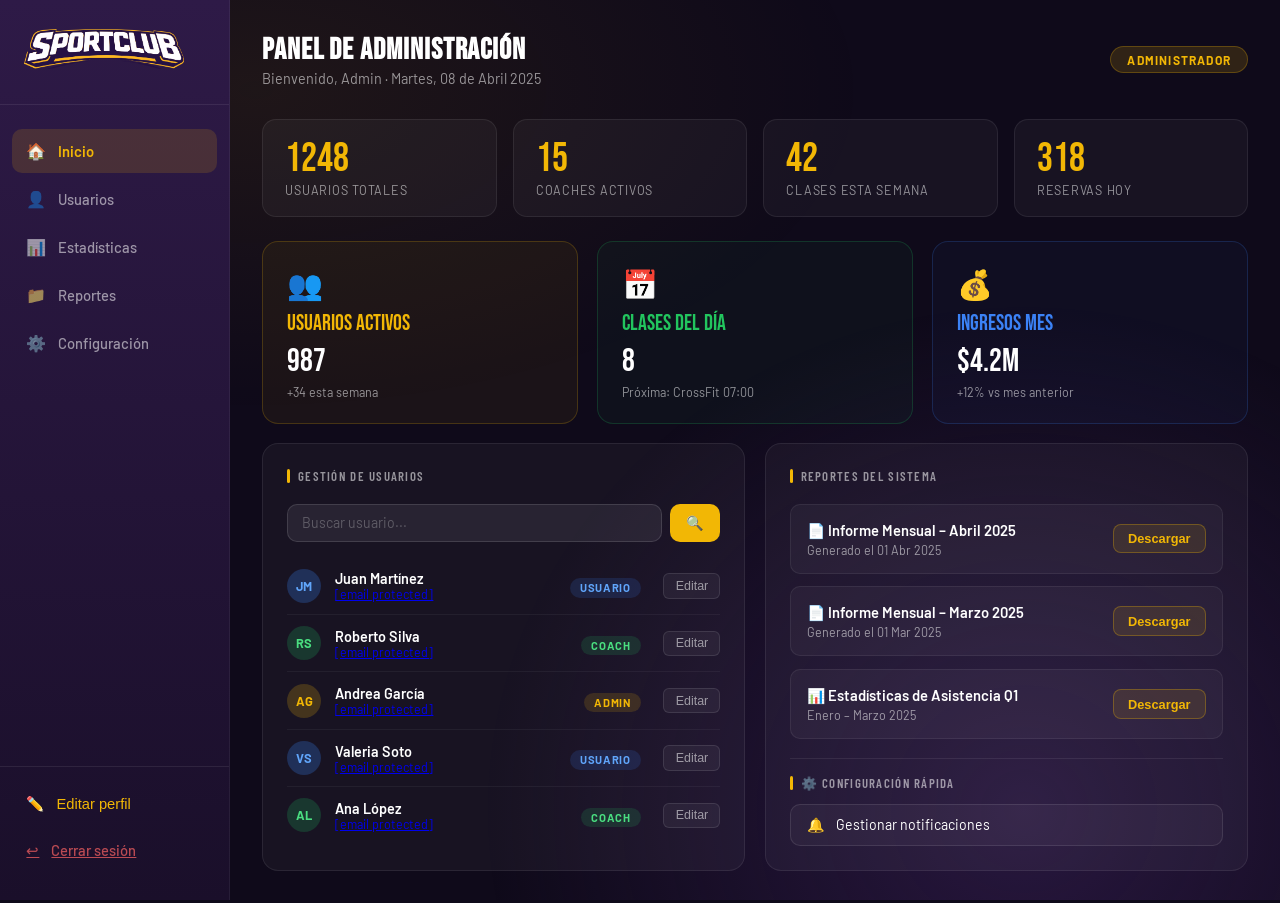
<file: dashboard-admin.html>
<!DOCTYPE html>
<html lang="es">
<head>
  <meta charset="UTF-8" />
  <meta name="viewport" content="width=device-width, initial-scale=1.0" />
  <title>SportClub – Dashboard Administrador</title>
  <link rel="stylesheet" href="styles.css" />
</head>
<body class="dash-body admin-theme">

  <!-- SIDEBAR -->
  <aside class="dash-sidebar">
    <div class="sidebar-logo">
      <a href="login.html"><img src="logo.png" alt="SportClub" style="height:40px; width:auto;" /></a>
    </div>

    <nav class="sidebar-nav">
      <a class="nav-item active">
        <span class="icon">🏠</span>
        <span>Inicio</span>
      </a>
      <a class="nav-item" href="#">
        <span class="icon">👤</span>
        <span>Usuarios</span>
      </a>
      <a class="nav-item" href="#">
        <span class="icon">📊</span>
        <span>Estadísticas</span>
      </a>
      <a class="nav-item" href="#">
        <span class="icon">📁</span>
        <span>Reportes</span>
      </a>
      <a class="nav-item" href="#">
        <span class="icon">⚙️</span>
        <span>Configuración</span>
      </a>
    </nav>

    <div class="sidebar-bottom">
      <button class="btn-edit-profile">
        <span class="icon">✏️</span>
        <span>Editar perfil</span>
      </button>
      <a href="login.html" class="btn-logout">
        <span class="icon">↩</span>
        <span>Cerrar sesión</span>
      </a>
    </div>
  </aside>

  <!-- MAIN -->
  <main class="dash-main">

    <div class="dash-header">
      <div class="dash-header-left">
        <h1>Panel de Administración</h1>
        <p>Bienvenido, Admin · Martes, 08 de Abril 2025</p>
      </div>
      <span class="role-badge">Administrador</span>
    </div>

    <!-- Stats -->
    <div class="stat-cards">
      <div class="stat-card">
        <div class="stat-value">1248</div>
        <div class="stat-label">Usuarios totales</div>
      </div>
      <div class="stat-card">
        <div class="stat-value">15</div>
        <div class="stat-label">Coaches activos</div>
      </div>
      <div class="stat-card">
        <div class="stat-value">42</div>
        <div class="stat-label">Clases esta semana</div>
      </div>
      <div class="stat-card">
        <div class="stat-value">318</div>
        <div class="stat-label">Reservas hoy</div>
      </div>
    </div>

    <!-- Info cards -->
    <div class="grid-3" style="margin-bottom:1.2rem;">
      <div class="card" style="border-color:rgba(242,183,5,0.2); background:rgba(242,183,5,0.05);">
        <div style="font-size:1.8rem; margin-bottom:0.5rem;">👥</div>
        <div style="font-family:'Bebas Neue',sans-serif; font-size:1.4rem; color:var(--gold);">Usuarios activos</div>
        <div style="font-size:2rem; font-family:'Bebas Neue',sans-serif; margin-top:0.3rem;">987</div>
        <div style="font-size:0.78rem; color:var(--text-muted); margin-top:4px;">+34 esta semana</div>
      </div>
      <div class="card" style="border-color:rgba(34,197,94,0.2); background:rgba(34,197,94,0.04);">
        <div style="font-size:1.8rem; margin-bottom:0.5rem;">📅</div>
        <div style="font-family:'Bebas Neue',sans-serif; font-size:1.4rem; color:var(--coach-accent);">Clases del día</div>
        <div style="font-size:2rem; font-family:'Bebas Neue',sans-serif; margin-top:0.3rem;">8</div>
        <div style="font-size:0.78rem; color:var(--text-muted); margin-top:4px;">Próxima: CrossFit 07:00</div>
      </div>
      <div class="card" style="border-color:rgba(59,130,246,0.2); background:rgba(59,130,246,0.04);">
        <div style="font-size:1.8rem; margin-bottom:0.5rem;">💰</div>
        <div style="font-family:'Bebas Neue',sans-serif; font-size:1.4rem; color:var(--user-accent);">Ingresos mes</div>
        <div style="font-size:2rem; font-family:'Bebas Neue',sans-serif; margin-top:0.3rem;">$4.2M</div>
        <div style="font-size:0.78rem; color:var(--text-muted); margin-top:4px;">+12% vs mes anterior</div>
      </div>
    </div>

    <div class="grid-2">

      <!-- Gestión de usuarios -->
      <div class="card">
        <div class="card-title">Gestión de Usuarios</div>

        <!-- Buscador -->
        <div style="display:flex; gap:0.5rem; margin-bottom:1rem;">
          <input type="text" class="form-input" placeholder="Buscar usuario..." style="flex:1; padding:0.6rem 0.9rem; font-size:0.88rem;" />
          <button style="padding:0.6rem 1rem; border-radius:10px; background:var(--gold); border:none; color:var(--purple-dark); font-weight:700; cursor:pointer; font-size:0.88rem;">🔍</button>
        </div>

        <div class="user-row">
          <div class="user-row-avatar" style="background:rgba(59,130,246,0.25);color:#60a5fa;">JM</div>
          <div class="user-row-info">
            <div class="name">Juan Martínez</div>
            <div class="email"><a href="/cdn-cgi/l/email-protection" class="__cf_email__" data-cfemail="630916020d4d0e23060e020a0f4d000c0e">[email&#160;protected]</a></div>
          </div>
          <div class="user-row-role"><span class="role-pill usuario">Usuario</span></div>
          <button class="btn-edit-row">Editar</button>
        </div>
        <div class="user-row">
          <div class="user-row-avatar" style="background:rgba(34,197,94,0.2);color:#4ade80;">RS</div>
          <div class="user-row-info">
            <div class="name">Roberto Silva</div>
            <div class="email"><a href="/cdn-cgi/l/email-protection" class="__cf_email__" data-cfemail="6e1c401d0702180f2e0b030f0702400d0103">[email&#160;protected]</a></div>
          </div>
          <div class="user-row-role"><span class="role-pill coach">Coach</span></div>
          <button class="btn-edit-row">Editar</button>
        </div>
        <div class="user-row">
          <div class="user-row-avatar" style="background:rgba(242,183,5,0.2);color:var(--gold);">AG</div>
          <div class="user-row-info">
            <div class="name">Andrea García</div>
            <div class="email"><a href="/cdn-cgi/l/email-protection" class="__cf_email__" data-cfemail="b4d5d0d9dddaf4c7c4dbc6c0d7d8c1d69ad7d8">[email&#160;protected]</a></div>
          </div>
          <div class="user-row-role"><span class="role-pill admin">Admin</span></div>
          <button class="btn-edit-row">Editar</button>
        </div>
        <div class="user-row">
          <div class="user-row-avatar" style="background:rgba(59,130,246,0.25);color:#60a5fa;">VS</div>
          <div class="user-row-info">
            <div class="name">Valeria Soto</div>
            <div class="email"><a href="/cdn-cgi/l/email-protection" class="__cf_email__" data-cfemail="33451d405c475c73565e525a5f1d505c5e">[email&#160;protected]</a></div>
          </div>
          <div class="user-row-role"><span class="role-pill usuario">Usuario</span></div>
          <button class="btn-edit-row">Editar</button>
        </div>
        <div class="user-row">
          <div class="user-row-avatar" style="background:rgba(34,197,94,0.2);color:#4ade80;">AL</div>
          <div class="user-row-info">
            <div class="name">Ana López</div>
            <div class="email"><a href="/cdn-cgi/l/email-protection" class="__cf_email__" data-cfemail="1e7f3072716e7b645e7b737f7772307d7173">[email&#160;protected]</a></div>
          </div>
          <div class="user-row-role"><span class="role-pill coach">Coach</span></div>
          <button class="btn-edit-row">Editar</button>
        </div>
      </div>

      <!-- Reportes -->
      <div class="card">
        <div class="card-title">Reportes del Sistema</div>

        <div style="display:flex; flex-direction:column; gap:0.8rem;">
          <div style="display:flex; align-items:center; justify-content:space-between; padding:1rem; background:rgba(255,255,255,0.04); border:1px solid rgba(255,255,255,0.07); border-radius:10px;">
            <div>
              <div style="font-weight:600; font-size:0.92rem;">📄 Informe Mensual – Abril 2025</div>
              <div style="font-size:0.78rem; color:var(--text-muted); margin-top:3px;">Generado el 01 Abr 2025</div>
            </div>
            <button style="padding:0.4rem 0.9rem; border-radius:8px; border:1px solid rgba(242,183,5,0.3); background:rgba(242,183,5,0.1); color:var(--gold); font-size:0.8rem; cursor:pointer; font-weight:600;">Descargar</button>
          </div>
          <div style="display:flex; align-items:center; justify-content:space-between; padding:1rem; background:rgba(255,255,255,0.04); border:1px solid rgba(255,255,255,0.07); border-radius:10px;">
            <div>
              <div style="font-weight:600; font-size:0.92rem;">📄 Informe Mensual – Marzo 2025</div>
              <div style="font-size:0.78rem; color:var(--text-muted); margin-top:3px;">Generado el 01 Mar 2025</div>
            </div>
            <button style="padding:0.4rem 0.9rem; border-radius:8px; border:1px solid rgba(242,183,5,0.3); background:rgba(242,183,5,0.1); color:var(--gold); font-size:0.8rem; cursor:pointer; font-weight:600;">Descargar</button>
          </div>
          <div style="display:flex; align-items:center; justify-content:space-between; padding:1rem; background:rgba(255,255,255,0.04); border:1px solid rgba(255,255,255,0.07); border-radius:10px;">
            <div>
              <div style="font-weight:600; font-size:0.92rem;">📊 Estadísticas de Asistencia Q1</div>
              <div style="font-size:0.78rem; color:var(--text-muted); margin-top:3px;">Enero – Marzo 2025</div>
            </div>
            <button style="padding:0.4rem 0.9rem; border-radius:8px; border:1px solid rgba(242,183,5,0.3); background:rgba(242,183,5,0.1); color:var(--gold); font-size:0.8rem; cursor:pointer; font-weight:600;">Descargar</button>
          </div>
        </div>

        <div style="margin-top:1.2rem; padding-top:1rem; border-top:1px solid rgba(255,255,255,0.08);">
          <div class="card-title" style="margin-bottom:0.8rem;">⚙️ Configuración Rápida</div>
          <div style="display:flex; flex-direction:column; gap:0.5rem;">
            <button style="width:100%; padding:0.7rem 1rem; border-radius:10px; border:1px solid rgba(255,255,255,0.1); background:rgba(255,255,255,0.04); color:var(--white); text-align:left; cursor:pointer; font-family:'Barlow',sans-serif; font-size:0.88rem; display:flex; align-items:center; gap:0.7rem;">
              <span>🔔</span> Gestionar notificaciones
            </button>
            <button style="width:100%; padding:0.7rem 1rem; border-radius:10px; border:1px solid rgba(255,255,255,0.1); background:rgba(255,255,255,0.04); color:var(--white); text-align:left; cursor:pointer; font-family:'Barlow',sans-serif; font-size:0.88rem; displa
</file>
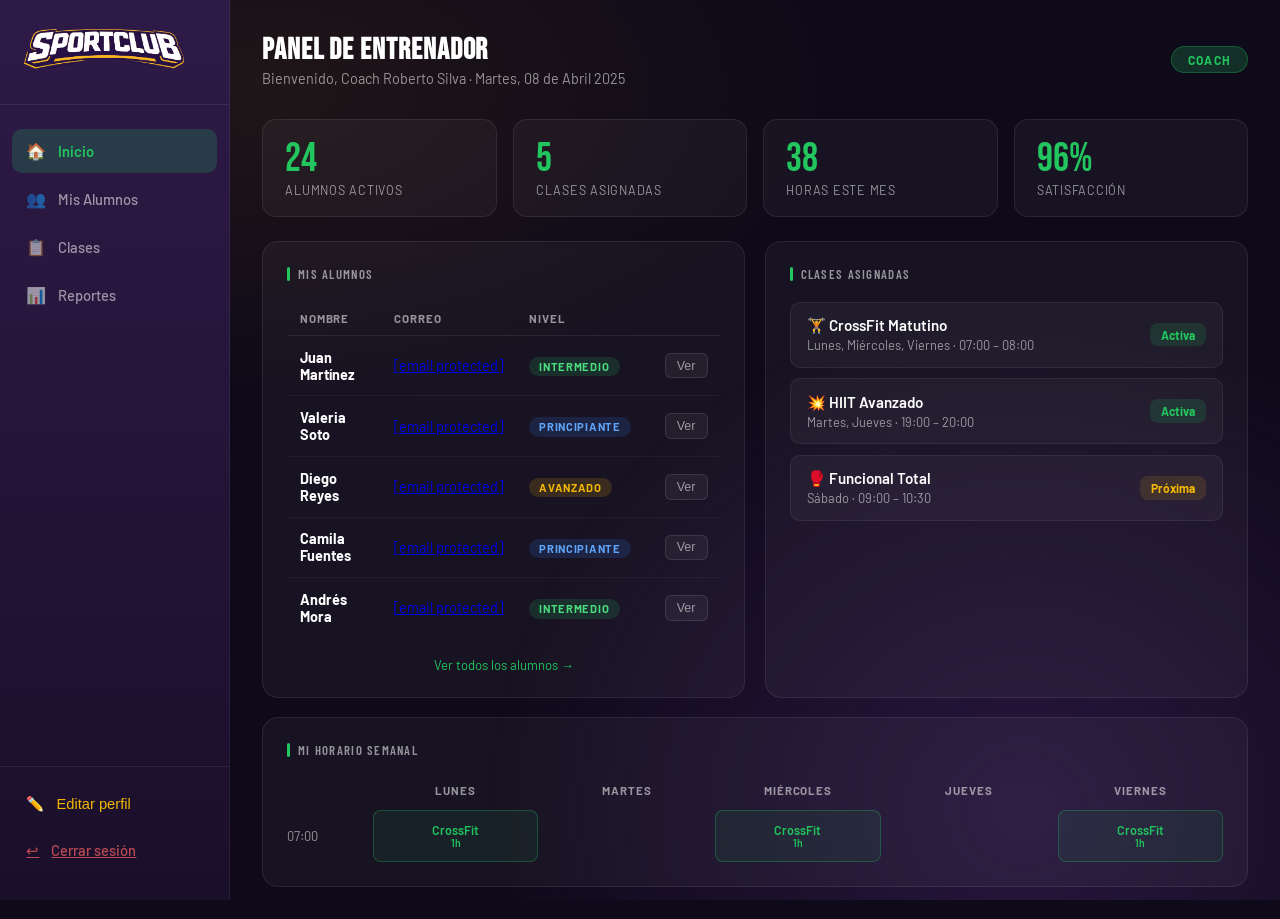
<file: dashboard-coach.html>
<!DOCTYPE html>
<html lang="es">
<head>
  <meta charset="UTF-8" />
  <meta name="viewport" content="width=device-width, initial-scale=1.0" />
  <title>SportClub – Dashboard Coach</title>
  <link rel="stylesheet" href="styles.css" />
</head>
<body class="dash-body coach-theme">

  <!-- SIDEBAR -->
  <aside class="dash-sidebar">
    <div class="sidebar-logo">
      <a href="login.html"><img src="logo.png" alt="SportClub" style="height:40px; width:auto;" /></a>
    </div>

    <nav class="sidebar-nav">
      <a class="nav-item active">
        <span class="icon">🏠</span>
        <span>Inicio</span>
      </a>
      <a class="nav-item" href="#">
        <span class="icon">👥</span>
        <span>Mis Alumnos</span>
      </a>
      <a class="nav-item" href="#">
        <span class="icon">📋</span>
        <span>Clases</span>
      </a>
      <a class="nav-item" href="#">
        <span class="icon">📊</span>
        <span>Reportes</span>
      </a>
    </nav>

    <div class="sidebar-bottom">
      <button class="btn-edit-profile">
        <span class="icon">✏️</span>
        <span>Editar perfil</span>
      </button>
      <a href="login.html" class="btn-logout">
        <span class="icon">↩</span>
        <span>Cerrar sesión</span>
      </a>
    </div>
  </aside>

  <!-- MAIN -->
  <main class="dash-main">

    <div class="dash-header">
      <div class="dash-header-left">
        <h1>Panel de Entrenador</h1>
        <p>Bienvenido, Coach Roberto Silva · Martes, 08 de Abril 2025</p>
      </div>
      <span class="role-badge">Coach</span>
    </div>

    <!-- Stats -->
    <div class="stat-cards">
      <div class="stat-card">
        <div class="stat-value">24</div>
        <div class="stat-label">Alumnos activos</div>
      </div>
      <div class="stat-card">
        <div class="stat-value">5</div>
        <div class="stat-label">Clases asignadas</div>
      </div>
      <div class="stat-card">
        <div class="stat-value">38</div>
        <div class="stat-label">Horas este mes</div>
      </div>
      <div class="stat-card">
        <div class="stat-value">96%</div>
        <div class="stat-label">Satisfacción</div>
      </div>
    </div>

    <div class="grid-2" style="margin-bottom:1.2rem;">

      <!-- Alumnos -->
      <div class="card">
        <div class="card-title">Mis Alumnos</div>
        <table class="data-table">
          <thead>
            <tr>
              <th>Nombre</th>
              <th>Correo</th>
              <th>Nivel</th>
              <th></th>
            </tr>
          </thead>
          <tbody>
            <tr>
              <td><strong>Juan Martínez</strong></td>
              <td style="color:var(--text-muted);"><a href="/cdn-cgi/l/email-protection" class="__cf_email__" data-cfemail="620817030c4c0f22070f030b0e4c010d0f">[email&#160;protected]</a></td>
              <td><span class="role-pill coach">Intermedio</span></td>
              <td><button class="btn-edit-row">Ver</button></td>
            </tr>
            <tr>
              <td><strong>Valeria Soto</strong></td>
              <td style="color:var(--text-muted);"><a href="/cdn-cgi/l/email-protection" class="__cf_email__" data-cfemail="4f39613c203b200f2a222e2623612c2022">[email&#160;protected]</a></td>
              <td><span class="role-pill usuario">Principiante</span></td>
              <td><button class="btn-edit-row">Ver</button></td>
            </tr>
            <tr>
              <td><strong>Diego Reyes</strong></td>
              <td style="color:var(--text-muted);"><a href="/cdn-cgi/l/email-protection" class="__cf_email__" data-cfemail="3c58124e5945594f7c59515d5550125f5351">[email&#160;protected]</a></td>
              <td><span class="role-pill admin">Avanzado</span></td>
              <td><button class="btn-edit-row">Ver</button></td>
            </tr>
            <tr>
              <td><strong>Camila Fuentes</strong></td>
              <td style="color:var(--text-muted);"><a href="/cdn-cgi/l/email-protection" class="__cf_email__" data-cfemail="87e4a9e1f2e2e9f3e2f4c7e2eae6eeeba9e4e8ea">[email&#160;protected]</a></td>
              <td><span class="role-pill usuario">Principiante</span></td>
              <td><button class="btn-edit-row">Ver</button></td>
            </tr>
            <tr>
              <td><strong>Andrés Mora</strong></td>
              <td style="color:var(--text-muted);"><a href="/cdn-cgi/l/email-protection" class="__cf_email__" data-cfemail="1a7b347775687b5a7f777b737634797577">[email&#160;protected]</a></td>
              <td><span class="role-pill coach">Intermedio</span></td>
              <td><button class="btn-edit-row">Ver</button></td>
            </tr>
          </tbody>
        </table>
        <div style="margin-top:1rem; text-align:center;">
          <a href="#" style="font-size:0.82rem; color:var(--coach-accent); text-decoration:none;">Ver todos los alumnos →</a>
        </div>
      </div>

      <!-- Clases asignadas -->
      <div class="card">
        <div class="card-title">Clases Asignadas</div>
        <div class="class-list">
          <div class="class-item">
            <div class="class-info">
              <div class="class-name">🏋️ CrossFit Matutino</div>
              <div class="class-time">Lunes, Miércoles, Viernes · 07:00 – 08:00</div>
            </div>
            <span style="padding:0.3rem 0.7rem; border-radius:8px; background:rgba(34,197,94,0.15); color:var(--coach-accent); font-size:0.75rem; font-weight:700;">Activa</span>
          </div>
          <div class="class-item">
            <div class="class-info">
              <div class="class-name">💥 HIIT Avanzado</div>
              <div class="class-time">Martes, Jueves · 19:00 – 20:00</div>
            </div>
            <span style="padding:0.3rem 0.7rem; border-radius:8px; background:rgba(34,197,94,0.15); color:var(--coach-accent); font-size:0.75rem; font-weight:700;">Activa</span>
          </div>
          <div class="class-item">
            <div class="class-info">
              <div class="class-name">🥊 Funcional Total</div>
              <div class="class-time">Sábado · 09:00 – 10:30</div>
            </div>
            <span style="padding:0.3rem 0.7rem; border-radius:8px; background:rgba(242,183,5,0.12); color:var(--gold); font-size:0.75rem; font-weight:700;">Próxima</span>
          </div>
        </div>
      </div>
    </div>

    <!-- Horario semanal -->
    <div class="card">
      <div class="card-title">Mi Horario Semanal</div>
      <div class="schedule-grid">
        <div class="sch-header"></div>
        <div class="sch-header">Lunes</div>
        <div class="sch-header">Martes</div>
        <div class="sch-header">Miércoles</div>
        <div class="sch-header">Jueves</div>
        <div class="sch-header">Viernes</div>

        <div class="sch-time">07:00</div>
        <div class="sch-cell active">CrossFit<br><small>1h</small></div>
        <div class="sch-cell empty"></div>
        <div class="sch-cell active">CrossFit<br><small>1h</small></div>
        <div class="sch-cell empty"></div>
        <div class="sch-cell active">CrossFit<br><small>1h</small></div>

        <div class=
</file>
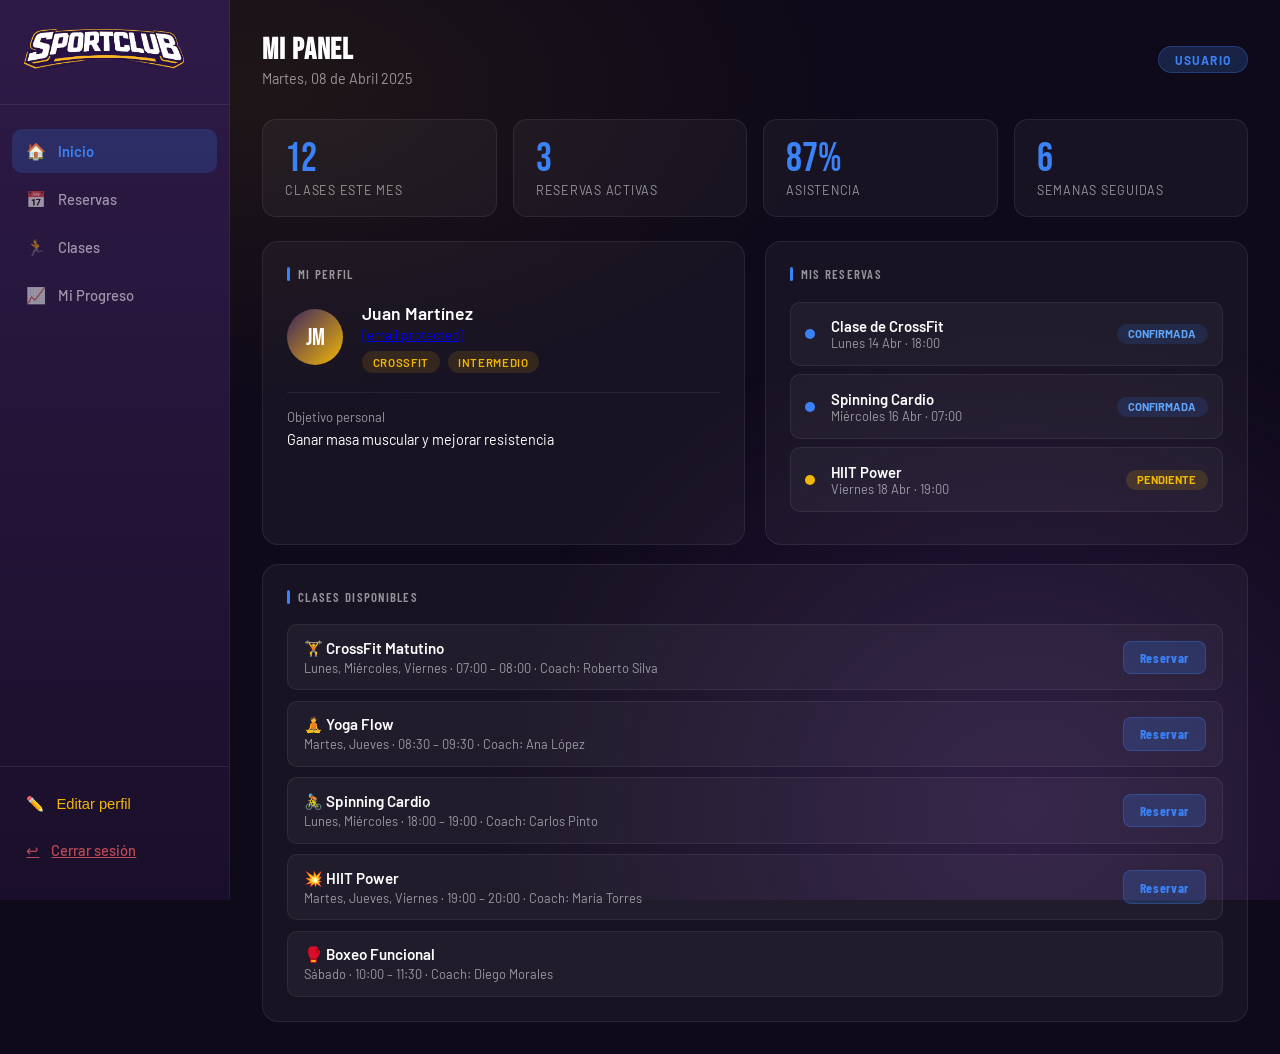
<file: dashboard-usuario.html>
<!DOCTYPE html>
<html lang="es">
<head>
  <meta charset="UTF-8" />
  <meta name="viewport" content="width=device-width, initial-scale=1.0" />
  <title>SportClub – Dashboard Usuario</title>
  <link rel="stylesheet" href="styles.css" />
</head>
<body class="dash-body user-theme">

  <!-- SIDEBAR -->
  <aside class="dash-sidebar">
    <div class="sidebar-logo">
      <a href="login.html"><img src="logo.png" alt="SportClub" style="height:40px; width:auto;" /></a>
    </div>

    <nav class="sidebar-nav">
      <a class="nav-item active">
        <span class="icon">🏠</span>
        <span>Inicio</span>
      </a>
      <a class="nav-item" href="#">
        <span class="icon">📅</span>
        <span>Reservas</span>
      </a>
      <a class="nav-item" href="#">
        <span class="icon">🏃</span>
        <span>Clases</span>
      </a>
      <a class="nav-item" href="#">
        <span class="icon">📈</span>
        <span>Mi Progreso</span>
      </a>
    </nav>

    <div class="sidebar-bottom">
      <button class="btn-edit-profile">
        <span class="icon">✏️</span>
        <span>Editar perfil</span>
      </button>
      <a href="login.html" class="btn-logout">
        <span class="icon">↩</span>
        <span>Cerrar sesión</span>
      </a>
    </div>
  </aside>

  <!-- MAIN -->
  <main class="dash-main">

    <div class="dash-header">
      <div class="dash-header-left">
        <h1>Mi Panel</h1>
        <p>Martes, 08 de Abril 2025</p>
      </div>
      <span class="role-badge">Usuario</span>
    </div>

    <!-- Stats -->
    <div class="stat-cards">
      <div class="stat-card">
        <div class="stat-value">12</div>
        <div class="stat-label">Clases este mes</div>
      </div>
      <div class="stat-card">
        <div class="stat-value">3</div>
        <div class="stat-label">Reservas activas</div>
      </div>
      <div class="stat-card">
        <div class="stat-value">87%</div>
        <div class="stat-label">Asistencia</div>
      </div>
      <div class="stat-card">
        <div class="stat-value">6</div>
        <div class="stat-label">Semanas seguidas</div>
      </div>
    </div>

    <div class="grid-2" style="margin-bottom:1.2rem;">

      <!-- Perfil -->
      <div class="card">
        <div class="card-title">Mi Perfil</div>
        <div class="profile-block">
          <div class="avatar">JM</div>
          <div>
            <div class="profile-name">Juan Martínez</div>
            <div class="profile-email"><a href="/cdn-cgi/l/email-protection" class="__cf_email__" data-cfemail="b8d2cdd9d696d5d9caccd1d6ddc2f8ddd5d9d1d496dbd7d5">[email&#160;protected]</a></div>
            <div class="profile-meta">
              <span class="tag">CrossFit</span>
              <span class="tag">Intermedio</span>
            </div>
          </div>
        </div>
        <div style="margin-top:1.2rem; padding-top:1rem; border-top:1px solid rgba(255,255,255,0.07);">
          <div style="font-size:0.82rem; color:var(--text-muted); margin-bottom:0.4rem;">Objetivo personal</div>
          <div style="font-size:0.9rem;">Ganar masa muscular y mejorar resistencia</div>
        </div>
      </div>

      <!-- Mis Reservas -->
      <div class="card">
        <div class="card-title">Mis Reservas</div>
        <div class="reservation-item">
          <div class="res-dot"></div>
          <div>
            <div class="res-name">Clase de CrossFit</div>
            <div class="res-date">Lunes 14 Abr · 18:00</div>
          </div>
          <div class="res-status">Confirmada</div>
        </div>
        <div class="reservation-item">
          <div class="res-dot"></div>
          <div>
            <div class="res-name">Spinning Cardio</div>
            <div class="res-date">Miércoles 16 Abr · 07:00</div>
          </div>
          <div class="res-status">Confirmada</div>
        </div>
        <div class="reservation-item">
          <div class="res-dot" style="background:var(--gold);"></div>
          <div>
            <div class="res-name">HIIT Power</div>
            <div class="res-date">Viernes 18 Abr · 19:00</div>
          </div>
          <div class="res-status" style="background:rgba(242,183,5,0.15);color:var(--gold);">Pendiente</div>
        </div>
      </div>
    </div>

    <!-- Clases disponibles -->
    <div class="card">
      <div class="card-title">Clases Disponibles</div>
      <div class="class-list">
        <div class="class-item">
          <div class="class-info">
            <div class="class-name">🏋️ CrossFit Matutino</div>
            <div class="class-time">Lunes, Miércoles, Viernes · 07:00 – 08:00 · Coach: Roberto Silva</div>
          </div>
          <button class="btn-reserve">Reservar</button>
        </div>
        <div class="class-item">
          <div class="class-info">
            <div class="class-name">🧘 Yoga Flow</div>
            <div class="class-time">Martes, Jueves · 08:30 – 09:30 · Coach: Ana López</div>
          </div>
          <button class="btn-reserve">Reservar</button>
        </div>
        <div class="class-item">
          <div class="class-info">
            <div class="class-name">🚴 Spinning Cardio</div>
            <div class="class-time">Lunes, Miércoles · 18:00 – 19:00 · Coach: Carlos Pinto</div>
          </div>
          <button class="btn-reserve">Reservar</button>
        </div>
        <div class="class-item">
          <div class="class-info">
            <div class="class-name">💥 HIIT Power</div>
            <div class="class-time">Martes, Jueves, Viernes · 19:00 – 20:00 · Coach: María Torres</div>
          </div>
          <button class="btn-reserve">Reservar</button>
        </div>
        <div class="class-item">
          <div class="class-info">
            <div class="class-name">🥊 Boxeo Funcional</div>
            <div class="class-time">Sábado · 10:00 – 11:30 · Coach: Diego Morales</div>
          </d
</file>
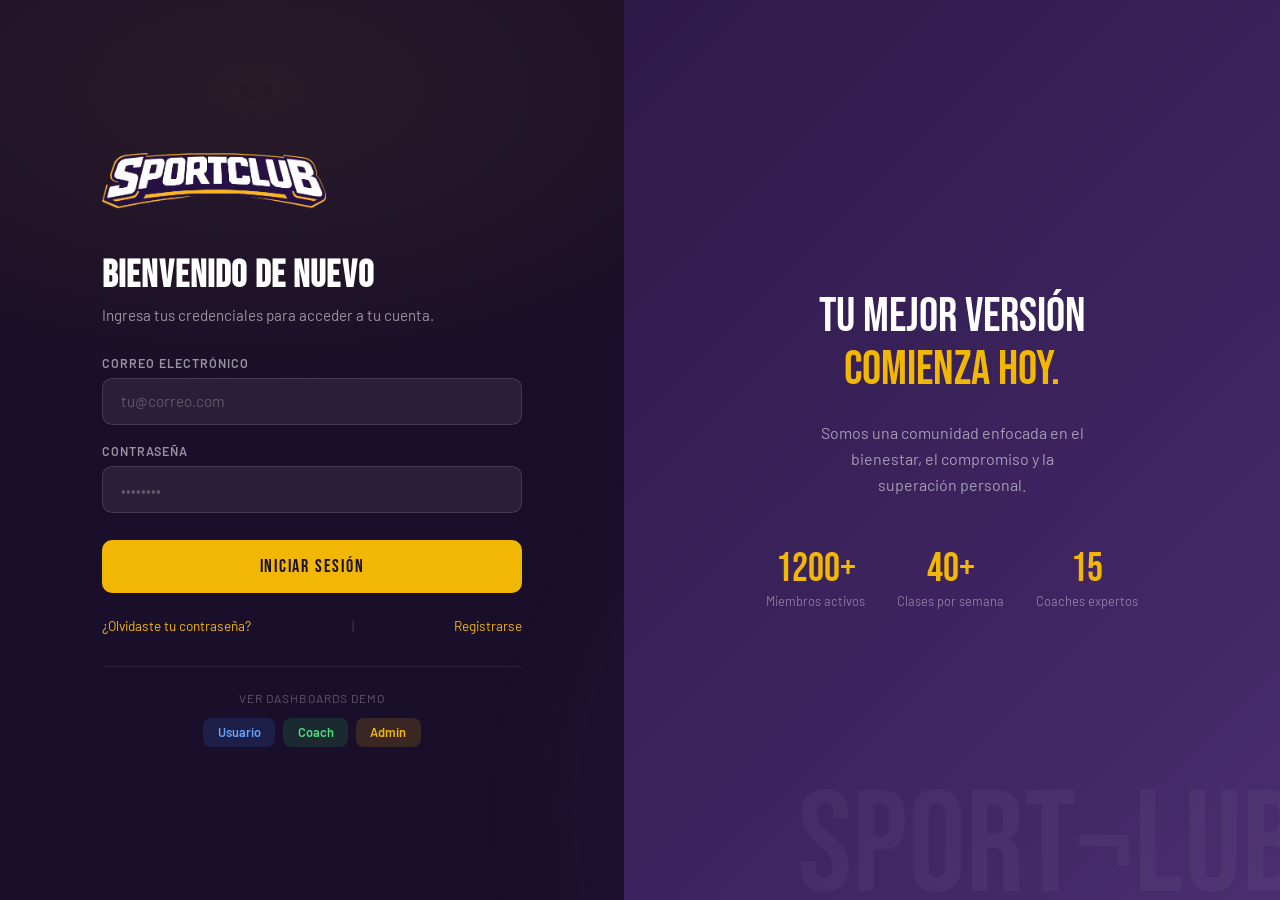
<file: login.html>
<!DOCTYPE html>
<html lang="es">
<head>
  <meta charset="UTF-8" />
  <meta name="viewport" content="width=device-width, initial-scale=1.0" />
  <title>SportClub</title>
  <link rel="stylesheet" href="styles.css" />
</head>
<body class="auth-body">

  <!-- Panel del formulario -->
  <div class="auth-panel">
    <div class="auth-card">
      <div class="auth-logo">
        <a href="#"><img src="logo.png" alt="SportClub" style="height:56px; width:auto;" /></a>
      </div>

      <h1 class="auth-title">Bienvenido de nuevo</h1>
      <p class="auth-subtitle">Ingresa tus credenciales para acceder a tu cuenta.</p>

      <div class="form-group">
        <label class="form-label">Correo electrónico</label>
        <input type="email" class="form-input" placeholder="tu@correo.com" />
      </div>

      <div class="form-group">
        <label class="form-label">Contraseña</label>
        <input type="password" class="form-input" placeholder="••••••••" />
      </div>

      <button class="btn-primary">Iniciar Sesión</button>

      <div class="auth-links">
        <a href="recover.html">¿Olvidaste tu contraseña?</a>
        <span class="auth-divider">|</span>
        <a href="register.html">Registrarse</a>
      </div>

      <!-- Demo links -->
      <div style="margin-top:2rem; padding-top:1.5rem; border-top:1px solid rgba(255,255,255,0.08);">
        <p style="font-size:0.75rem; color:rgba(255,255,255,0.3); text-align:center; margin-bottom:0.8rem; text-transform:uppercase; letter-spacing:0.08em;">Ver dashboards demo</p>
        <div style="display:flex; gap:0.5rem; justify-content:center;">
          <a href="dashboard-usuario.html" style="padding:0.4rem 0.9rem; border-radius:8px; background:rgba(59,130,246,0.15); color:#60a5fa; font-size:0.8rem; text-decoration:none; font-weight:600;">Usuario</a>
          <a href="dashboard-coach.html" style="padding:0.4rem 0.9rem; border-radius:8px; background:rgba(34,197,94,0.15); color:#4ade80; font-size:0.8rem; text-decoration:none; font-weight:600;">Coach</a>
          <a href="dashboard-admin.html" style="padding:0.4rem 0.9rem; border-radius:8px; background:rgba(242,183,5,0.15); color:#F2B705; font-size:0.8rem; text-decoration:none; font-weight:600;">Admin</a>
        </div>
      </div>
    </div>
  </div>

  <!-- Panel visual -->
  <div class="auth-visual">
    <div class="auth-visual-tagline">
      Tu mejor versión<em>comienza hoy.</em>
    </div>
    <p class="auth-visual-sub">
      Somos una comunidad enfocada en el bienestar, el compromiso y la superación personal.
    </p>
    <div style="margin-top:3rem; display:flex; gap:2rem; text-align:center;">
      <div>
        <div style="font-family:'Bebas Neue',sans-serif; font-size:2.5rem; color:var(--gold);">1200+</div>
        <div style="font-size:0.8rem; color:rgba(255,255,255,0.4);">Miembros activos</div>
      </div>
      <div>
        <div style="font-family:'Bebas Neue',sans-serif; font-size:2.5rem; color:var(--gold);">40+</div>
        <div style="font-size:0.8rem; color:rgba(255,255,255,0.4);">Clases por semana</div>
      </div>
      <div>
        <div style="font-family:'Bebas Neue',sans-serif; font-size:2.5rem; color:var(--gold);">15</div>
        <div style="font-size:0.8rem; color:rgba(255,255,255,0.4);">Coaches expertos</div>
      </div>
    </div>
  </div>

</body>
</html>
</file>
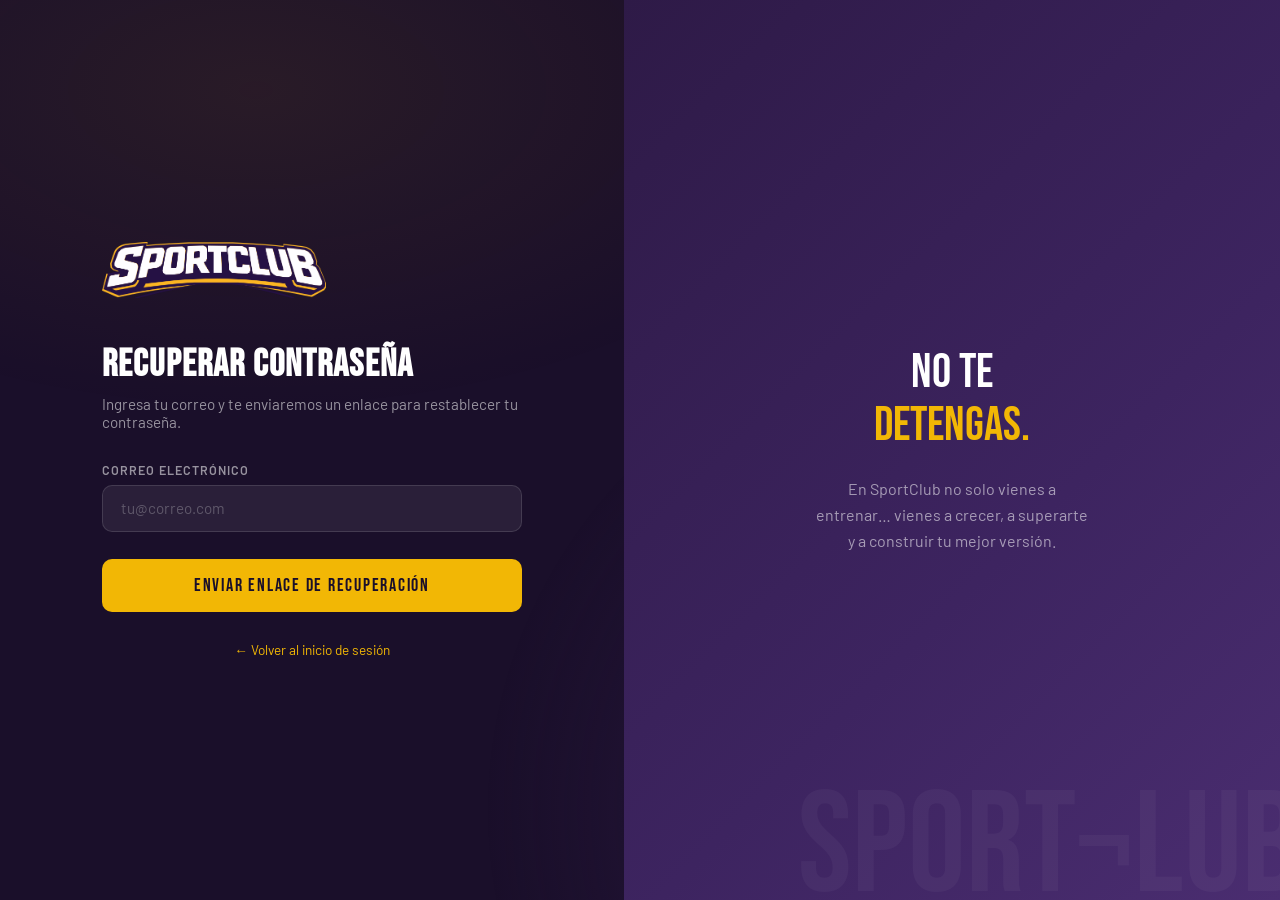
<file: recover.html>
<!DOCTYPE html>
<html lang="es">
<head>
  <meta charset="UTF-8" />
  <meta name="viewport" content="width=device-width, initial-scale=1.0" />
  <title>SportClub – Recuperar Contraseña</title>
  <link rel="stylesheet" href="styles.css" />
</head>
<body class="auth-body">

  <div class="auth-panel">
    <div class="auth-card">

      <div class="auth-logo">
        <a href="login.html"><img src="logo.png" alt="SportClub" style="height:56px; width:auto;" /></a>
      </div>

      <h1 class="auth-title">Recuperar contraseña</h1>
      <p class="auth-subtitle">Ingresa tu correo y te enviaremos un enlace para restablecer tu contraseña.</p>

      <div id="formSection">
        <div class="form-group">
          <label class="form-label">Correo electrónico</label>
          <input type="email" id="emailInput" class="form-input" placeholder="tu@correo.com" />
        </div>

        <button class="btn-primary" onclick="sendRecovery()">Enviar enlace de recuperación</button>
      </div>

      <!-- Mensaje de confirmación (oculto por defecto) -->
      <div id="confirmSection" style="display:none;">
        <div class="confirm-box">
          <div class="confirm-icon">✓</div>
          <div class="confirm-text">
            <strong>¡Enlace enviado!</strong>
            Se ha enviado un enlace de recuperación a <span id="sentEmail" style="color:var(--gold);"></span>. Revisa tu bandeja de entrada y sigue las instrucciones.
          </div>
        </div>
        <p style="font-size:0.82rem; color:rgba(255,255,255,0.35); margin-top:1rem; text-align:center; line-height:1.5;">
          ¿No llegó el correo? Revisa tu carpeta de spam o
          <a href="#" onclick="resetForm()" style="color:var(--gold); text-decoration:none;">intenta de nuevo</a>.
        </p>
      </div>

      <div class="auth-links" style="justify-content:center; margin-top:1.8rem;">
        <a href="login.html">← Volver al inicio de sesión</a>
      </div>
    </div>
  </div>

  <div class="auth-visual">
    <div class="auth-visual-tagline">
      No te<em>detengas.</em>
    </div>
    <p class="auth-visual-sub">
      En SportClub no solo vienes a entrenar… vienes a crecer, a superarte y a construir tu mejor versión.
    </p>
  </div>

  <script>
    function sendRecovery() {
      const email = document.getElementById('emailInput').value.trim();
      if (!email || !email.includes('@')) {
        document.getElementById('emailInput').style.borderColor = '#f87171';
        setTimeout(() => document.getElementById('emailInput').style.borderColor = '', 1500);
        return;
      }
      document.getElementById('sentEmail').textContent = email;
      document.getElementById('formSection').style.display = 'none';
      document.getElementById('confirmSection').style.display = 'block';
    }
    function resetForm() {
      document.getElementById('emailInput').value = '';
      document.getElementById('formSection').style.display = 'block';
      document.getElementById('confirmSection').style.display = 'none';
    }
  </script>
</body>
</html>
</file>
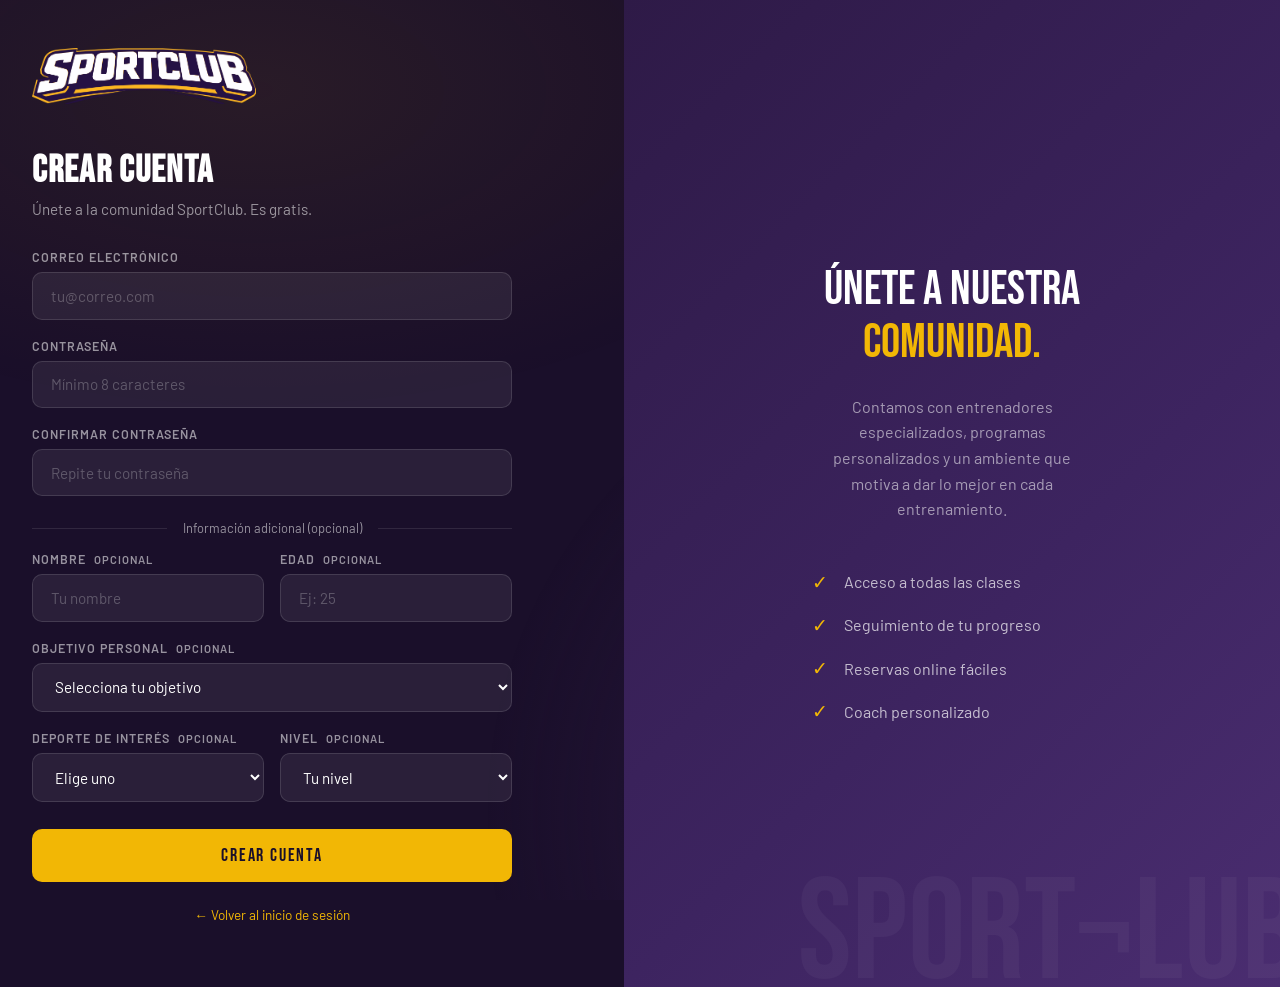
<file: register.html>
<!DOCTYPE html>
<html lang="es">
<head>
  <meta charset="UTF-8" />
  <meta name="viewport" content="width=device-width, initial-scale=1.0" />
  <title>SportClub – Registro</title>
  <link rel="stylesheet" href="styles.css" />
</head>
<body class="auth-body">

  <div class="auth-panel" style="overflow-y:auto; align-items:flex-start; padding-top:2rem;">
    <div class="auth-card" style="max-width:480px; padding:1rem 0;">

      <div class="auth-logo">
        <a href="login.html"><img src="logo.png" alt="SportClub" style="height:56px; width:auto;" /></a>
      </div>

      <h1 class="auth-title">Crear cuenta</h1>
      <p class="auth-subtitle">Únete a la comunidad SportClub. Es gratis.</p>

      <!-- Obligatorios -->
      <div class="form-group">
        <label class="form-label">Correo electrónico</label>
        <input type="email" class="form-input" placeholder="tu@correo.com" />
      </div>

      <div class="form-group">
        <label class="form-label">Contraseña</label>
        <input type="password" class="form-input" placeholder="Mínimo 8 caracteres" />
      </div>

      <div class="form-group">
        <label class="form-label">Confirmar contraseña</label>
        <input type="password" class="form-input" placeholder="Repite tu contraseña" />
      </div>

      <!-- Opcionales -->
      <div class="section-divider">Información adicional (opcional)</div>

      <div class="form-row">
        <div class="form-group">
          <label class="form-label">Nombre <span class="optional-label">opcional</span></label>
          <input type="text" class="form-input" placeholder="Tu nombre" />
        </div>
        <div class="form-group">
          <label class="form-label">Edad <span class="optional-label">opcional</span></label>
          <input type="number" class="form-input" placeholder="Ej: 25" min="10" max="99" />
        </div>
      </div>

      <div class="form-group">
        <label class="form-label">Objetivo personal <span class="optional-label">opcional</span></label>
        <select class="form-select">
          <option value="" disabled selected>Selecciona tu objetivo</option>
          <option>Perder peso</option>
          <option>Ganar masa muscular</option>
          <option>Mejorar resistencia</option>
          <option>Bienestar general</option>
          <option>Competir</option>
          <option>Aprender un deporte</option>
        </select>
      </div>

      <div class="form-row">
        <div class="form-group">
          <label class="form-label">Deporte de interés <span class="optional-label">opcional</span></label>
          <select class="form-select">
            <option value="" disabled selected>Elige uno</option>
            <option>CrossFit</option>
            <option>Yoga</option>
            <option>Spinning</option>
            <option>Funcional</option>
            <option>Boxeo</option>
            <option>HIIT</option>
            <option>Otro</option>
          </select>
        </div>
        <div class="form-group">
          <label class="form-label">Nivel <span class="optional-label">opcional</span></label>
          <select class="form-select">
            <option value="" disabled selected>Tu nivel</option>
            <option>Principiante</option>
            <option>Intermedio</option>
            <option>Avanzado</option>
          </select>
        </div>
      </div>

      <button class="btn-primary">Crear cuenta</button>

      <div class="auth-links" style="justify-content:center;">
        <a href="login.html">← Volver al inicio de sesión</a>
      </div>
    </div>
  </div>

  <div class="auth-visual">
    <div class="auth-visual-tagline">
      Únete a nuestra<em>comunidad.</em>
    </div>
    <p class="auth-visual-sub">
      Contamos con entrenadores especializados, programas personalizados y un ambiente que motiva a dar lo mejor en cada entrenamiento.
    </p>
    <div style="margin-top:3rem; display:flex; flex-direction:column; gap:1.2rem; width:100%; max-width:280px;">
      <div style="display:flex; align-items:center; gap:1rem; color:rgba(255,255,255,0.7);">
        <span style="color:var(--gold); font-size:1.2rem;">✓</span>
        <span>Acceso a todas las clases</span>
      </div>
      <div style="display:flex; align-items:center; gap:1rem; color:rgba(255,255,255,0.7);">
        <span style="color:var(--gold); font-size:1.2rem;">✓</span>
        <span>Seguimiento de tu progreso</span>
      </div>
      <div style="display:flex; align-items:center; gap:1rem; color:rgba(255,255,255,0.7);">
        <span style="color:var(--gold); font-size:1.2rem;">✓</span>
        <span>Reservas online fáciles</span>
      </div>
      <div style="display:flex; align-items:center; gap:1rem; color:rgba(255,255,255,0.7);">
        <span style="color:var(--gold); font-size:1.2rem;">✓</span>
        <span>Coach personalizado</span>
      </div>
    </div>
  </div>

</body>
</html>
</file>
<file: styles.css>
@import url('https://fonts.googleapis.com/css2?family=Bebas+Neue&family=Barlow:wght@300;400;500;600;700&family=Barlow+Condensed:wght@400;600;700&display=swap');

/* ─── TOKENS ─────────────────────────────────────────────── */
:root {
  --purple:   #2E1A47;
  --gold:     #F2B705;
  --white:    #FFFFFF;
  --purple-light: #3d2460;
  --purple-dark:  #1a0f2a;
  --gold-dark:    #c99500;
  --text-muted: rgba(255,255,255,0.55);

  /* role colors */
  --user-accent:  #3B82F6;
  --user-dark:    #1d4ed8;
  --coach-accent: #22c55e;
  --coach-dark:   #15803d;
  --admin-accent: #2E1A47;
  --admin-dark:   #1a0f2a;
}

*, *::before, *::after { box-sizing: border-box; margin: 0; padding: 0; }

body {
  font-family: 'Barlow', sans-serif;
  background: var(--purple-dark);
  color: var(--white);
  min-height: 100vh;
  overflow-x: hidden;
}

/* ─── BACKGROUND TEXTURE ────────────────────────────────── */
body::before {
  content: '';
  position: fixed; inset: 0;
  background:
    radial-gradient(ellipse 80% 60% at 20% 10%, rgba(242,183,5,0.07) 0%, transparent 60%),
    radial-gradient(ellipse 60% 80% at 80% 90%, rgba(46,26,71,0.8) 0%, transparent 70%);
  pointer-events: none; z-index: 0;
}

/* ─── LOGO TEXT ─────────────────────────────────────────── */
.logo {
  font-family: 'Bebas Neue', sans-serif;
  font-size: 2rem;
  letter-spacing: 0.05em;
  color: var(--white);
  display: flex; align-items: center; gap: 6px;
  text-decoration: none;
}
.logo span { color: var(--gold); }
.logo-icon {
  width: 36px; height: 36px;
  background: var(--gold);
  border-radius: 8px;
  display: grid; place-items: center;
  color: var(--purple-dark);
  font-size: 1.1rem; font-weight: 900;
}

/* ─── AUTH PAGES ────────────────────────────────────────── */
.auth-body {
  display: flex; align-items: stretch; min-height: 100vh;
}

.auth-panel {
  flex: 1;
  display: flex; flex-direction: column;
  justify-content: center; align-items: center;
  padding: 3rem 2rem;
  position: relative; z-index: 1;
}

.auth-visual {
  flex: 1;
  background: linear-gradient(135deg, var(--purple) 0%, var(--purple-light) 60%, #4a2d70 100%);
  display: flex; flex-direction: column;
  justify-content: center; align-items: center;
  padding: 3rem;
  position: relative; overflow: hidden;
}
.auth-visual::before {
  content: 'SPORT\ACLUB';
  white-space: pre;
  font-family: 'Bebas Neue', sans-serif;
  font-size: 9rem; line-height: 1;
  color: rgba(255,255,255,0.04);
  position: absolute; bottom: -20px; right: -20px;
  text-align: right;
}
.auth-visual-tagline {
  font-family: 'Bebas Neue', sans-serif;
  font-size: 3rem; line-height: 1.1;
  text-align: center;
  text-transform: uppercase;
}
.auth-visual-tagline em { color: var(--gold); font-style: normal; display: block; }
.auth-visual-sub {
  margin-top: 1.5rem;
  color: var(--text-muted);
  font-size: 1rem; text-align: center;
  max-width: 280px; line-height: 1.6;
}

.auth-card {
  width: 100%; max-width: 420px;
}
.auth-logo { margin-bottom: 2.5rem; }
.auth-title {
  font-family: 'Bebas Neue', sans-serif;
  font-size: 2.4rem; letter-spacing: 0.03em;
  margin-bottom: 0.4rem;
}
.auth-subtitle { color: var(--text-muted); font-size: 0.95rem; margin-bottom: 2rem; }

.form-group { margin-bottom: 1.2rem; }
.form-label {
  display: block;
  font-size: 0.78rem; font-weight: 600;
  letter-spacing: 0.08em; text-transform: uppercase;
  color: var(--text-muted);
  margin-bottom: 0.5rem;
}
.form-input {
  width: 100%;
  background: rgba(255,255,255,0.07);
  border: 1.5px solid rgba(255,255,255,0.12);
  border-radius: 10px;
  padding: 0.85rem 1.1rem;
  color: var(--white);
  font-family: 'Barlow', sans-serif;
  font-size: 0.95rem;
  transition: border-color 0.2s, background 0.2s;
  outline: none;
}
.form-input::placeholder { color: rgba(255,255,255,0.25); }
.form-input:focus {
  border-color: var(--gold);
  background: rgba(242,183,5,0.06);
}
.form-select {
  width: 100%;
  background: rgba(255,255,255,0.07);
  border: 1.5px solid rgba(255,255,255,0.12);
  border-radius: 10px;
  padding: 0.85rem 1.1rem;
  color: var(--white);
  font-family: 'Barlow', sans-serif;
  font-size: 0.95rem;
  outline: none; cursor: pointer;
  transition: border-color 0.2s;
}
.form-select:focus { border-color: var(--gold); }
.form-select option { background: var(--purple-dark); }

.btn-primary {
  width: 100%;
  background: var(--gold);
  color: var(--purple-dark);
  border: none;
  border-radius: 10px;
  padding: 1rem;
  font-family: 'Bebas Neue', sans-serif;
  font-size: 1.1rem; letter-spacing: 0.1em;
  cursor: pointer;
  transition: background 0.2s, transform 0.1s;
  margin-top: 0.5rem;
}
.btn-primary:hover { background: var(--gold-dark); }
.btn-primary:active { transform: scale(0.98); }

.auth-links {
  display: flex; justify-content: space-between; align-items: center;
  margin-top: 1.5rem;
  font-size: 0.85rem;
}
.auth-links a {
  color: var(--gold);
  text-decoration: none;
  transition: opacity 0.2s;
}
.auth-links a:hover { opacity: 0.75; }
.auth-divider { color: rgba(255,255,255,0.2); }

.form-row { display: grid; grid-template-columns: 1fr 1fr; gap: 1rem; }

.optional-label {
  font-size: 0.7rem; color: var(--text-muted); margin-left: 4px;
}

.section-divider {
  display: flex; align-items: center; gap: 1rem;
  margin: 1.5rem 0 1rem;
  color: var(--text-muted); font-size: 0.8rem;
}
.section-divider::before, .section-divider::after {
  content: ''; flex: 1;
  height: 1px; background: rgba(255,255,255,0.1);
}

/* ─── CONFIRMATION MESSAGE ──────────────────────────────── */
.confirm-box {
  background: rgba(34,197,94,0.12);
  border: 1px solid rgba(34,197,94,0.3);
  border-radius: 12px;
  padding: 1.2rem 1.4rem;
  display: flex; align-items: flex-start; gap: 1rem;
  margin-top: 1rem;
}
.confirm-icon {
  width: 36px; height: 36px; flex-shrink: 0;
  background: rgba(34,197,94,0.2);
  border-radius: 50%; display: grid; place-items: center;
  color: #22c55e; font-size: 1.1rem;
}
.confirm-text { font-size: 0.9rem; color: rgba(255,255,255,0.85); line-height: 1.5; }
.confirm-text strong { color: #22c55e; display: block; margin-bottom: 2px; }

/* ─── DASHBOARD LAYOUT ──────────────────────────────────── */
.dash-body {
  display: flex; min-height: 100vh;
  background: #0f0a1a;
}

.dash-sidebar {
  width: 230px; flex-shrink: 0;
  background: linear-gradient(180deg, var(--purple) 0%, var(--purple-dark) 100%);
  display: flex; flex-direction: column;
  padding: 1.8rem 0;
  position: fixed; top: 0; left: 0; bottom: 0;
  z-index: 10;
  border-right: 1px solid rgba(255,255,255,0.06);
}

.sidebar-logo {
  padding: 0 1.5rem 2rem;
  border-bottom: 1px solid rgba(255,255,255,0.08);
  margin-bottom: 1.5rem;
}

.sidebar-nav { flex: 1; padding: 0 0.75rem; }
.nav-item {
  display: flex; align-items: center; gap: 0.75rem;
  padding: 0.75rem 0.9rem;
  border-radius: 10px;
  color: var(--text-muted);
  text-decoration: none;
  font-size: 0.92rem; font-weight: 500;
  transition: all 0.2s;
  cursor: pointer; border: none; background: none;
  width: 100%; text-align: left;
  margin-bottom: 4px;
}
.nav-item:hover { color: var(--white); background: rgba(255,255,255,0.07); }
.nav-item.active { color: var(--white); font-weight: 600; }
.nav-item .icon { font-size: 1rem; width: 20px; text-align: center; }

/* role-specific active nav */
.user-theme .nav-item.active { background: rgba(59,130,246,0.2); color: var(--user-accent); }
.coach-theme .nav-item.active { background: rgba(34,197,94,0.2); color: var(--coach-accent); }
.admin-theme .nav-item.active { background: rgba(242,183,5,0.15); color: var(--gold); }

.sidebar-bottom { padding: 0 0.75rem; border-top: 1px solid rgba(255,255,255,0.08); padding-top: 1rem; }

.btn-logout {
  display: flex; align-items: center; gap: 0.75rem;
  padding: 0.75rem 0.9rem;
  border-radius: 10px;
  color: rgba(255,100,100,0.7);
  font-size: 0.92rem; font-weight: 500;
  cursor: pointer; border: none; background: none;
  width: 100%; text-align: left;
  transition: all 0.2s;
}
.btn-logout:hover { color: #f87171; background: rgba(248,113,113,0.1); }

.btn-edit-profile {
  display: flex; align-items: center; gap: 0.75rem;
  padding: 0.75rem 0.9rem;
  border-radius: 10px;
  color: var(--gold);
  font-size: 0.92rem; font-weight: 500;
  cursor: pointer; border: none; background: none;
  width: 100%; text-align: left;
  transition: all 0.2s;
  margin-bottom: 4px;
}
.btn-edit-profile:hover { background: rgba(242,183,5,0.1); }

/* ─── MAIN CONTENT ──────────────────────────────────────── */
.dash-main {
  margin-left: 230px;
  flex: 1; padding: 2rem;
  position: relative; z-index: 1;
}

.dash-header {
  display: flex; align-items: center; justify-content: space-between;
  margin-bottom: 2rem;
}
.dash-header-left h1 {
  font-family: 'Bebas Neue', sans-serif;
  font-size: 1.9rem; letter-spacing: 0.03em;
}
.dash-header-left p { color: var(--text-muted); font-size: 0.9rem; margin-top: 2px; }

.role-badge {
  padding: 0.35rem 1rem;
  border-radius: 20px;
  font-size: 0.75rem; font-weight: 700;
  letter-spacing: 0.1em; text-transform: uppercase;
}
.user-theme .role-badge { background: rgba(59,130,246,0.2); color: var(--user-accent); border: 1px solid rgba(59,130,246,0.3); }
.coach-theme .role-badge { background: rgba(34,197,94,0.2); color: var(--coach-accent); border: 1px solid rgba(34,197,94,0.3); }
.admin-theme .role-badge { background: rgba(242,183,5,0.15); color: var(--gold); border: 1px solid rgba(242,183,5,0.25); }

/* ─── CARDS ─────────────────────────────────────────────── */
.card {
  background: rgba(255,255,255,0.04);
  border: 1px solid rgba(255,255,255,0.08);
  border-radius: 16px;
  padding: 1.5rem;
}
.card-title {
  font-family: 'Barlow Condensed', sans-serif;
  font-size: 0.8rem; font-weight: 600;
  letter-spacing: 0.1em; text-transform: uppercase;
  color: var(--text-muted);
  margin-bottom: 1.2rem;
  display: flex; align-items: center; gap: 0.5rem;
}
.card-title::before {
  content: ''; width: 3px; height: 14px; border-radius: 2px;
  background: var(--gold);
}
.user-theme .card-title::before { background: var(--user-accent); }
.coach-theme .card-title::before { background: var(--coach-accent); }

/* ─── STAT CARDS ─────────────────────────────────────────── */
.stat-cards { display: grid; grid-template-columns: repeat(auto-fit, minmax(160px,1fr)); gap: 1rem; margin-bottom: 1.5rem; }
.stat-card {
  background: rgba(255,255,255,0.04);
  border: 1px solid rgba(255,255,255,0.08);
  border-radius: 14px; padding: 1.2rem 1.4rem;
}
.stat-value { font-family: 'Bebas Neue', sans-serif; font-size: 2.5rem; line-height: 1; }
.stat-label { font-size: 0.78rem; color: var(--text-muted); margin-top: 4px; text-transform: uppercase; letter-spacing: 0.06em; }

.user-theme .stat-value { color: var(--user-accent); }
.coach-theme .stat-value { color: var(--coach-accent); }
.admin-theme .stat-value { color: var(--gold); }

/* ─── GRID LAYOUTS ──────────────────────────────────────── */
.grid-2 { display: grid; grid-template-columns: 1fr 1fr; gap: 1.2rem; }
.grid-3 { display: grid; grid-template-columns: repeat(3,1fr); gap: 1.2rem; }
.grid-auto { display: grid; grid-template-columns: repeat(auto-fit, minmax(280px,1fr)); gap: 1.2rem; }

/* ─── PROFILE SECTION ───────────────────────────────────── */
.profile-block {
  display: flex; align-items: center; gap: 1.2rem;
}
.avatar {
  width: 56px; height: 56px; border-radius: 50%;
  background: linear-gradient(135deg, var(--purple-light), var(--gold));
  display: grid; place-items: center;
  font-family: 'Bebas Neue', sans-serif; font-size: 1.5rem;
  flex-shrink: 0;
}
.profile-name { font-size: 1.1rem; font-weight: 600; }
.profile-email { color: var(--text-muted); font-size: 0.85rem; margin-top: 2px; }
.profile-meta { display: flex; gap: 0.5rem; margin-top: 8px; flex-wrap: wrap; }
.tag {
  padding: 0.25rem 0.65rem; border-radius: 20px;
  font-size: 0.72rem; font-weight: 600; letter-spacing: 0.06em;
  background: rgba(242,183,5,0.12); color: var(--gold);
  text-transform: uppercase;
}

/* ─── CLASS CARDS ───────────────────────────────────────── */
.class-list { display: flex; flex-direction: column; gap: 0.65rem; }
.class-item {
  display: flex; align-items: center; justify-content: space-between;
  background: rgba(255,255,255,0.04);
  border: 1px solid rgba(255,255,255,0.07);
  border-radius: 10px; padding: 0.85rem 1rem;
}
.class-info .class-name { font-weight: 600; font-size: 0.95rem; }
.class-info .class-time { font-size: 0.8rem; color: var(--text-muted); margin-top: 2px; }
.btn-reserve {
  padding: 0.45rem 1rem;
  border-radius: 8px; border: none;
  font-family: 'Barlow Condensed', sans-serif;
  font-size: 0.85rem; font-weight: 700;
  letter-spacing: 0.05em; cursor: pointer;
  transition: all 0.2s;
}
.user-theme .btn-reserve { background: rgba(59,130,246,0.2); color: var(--user-accent); border: 1px solid rgba(59,130,246,0.3); }
.user-theme .btn-reserve:hover { background: var(--user-accent); color: white; }

/* ─── TABLE ─────────────────────────────────────────────── */
.data-table { width: 100%; border-collapse: collapse; }
.data-table th {
  text-align: left; padding: 0.6rem 0.8rem;
  font-size: 0.72rem; font-weight: 700;
  letter-spacing: 0.08em; text-transform: uppercase;
  color: var(--text-muted);
  border-bottom: 1px solid rgba(255,255,255,0.08);
}
.data-table td {
  padding: 0.8rem;
  font-size: 0.9rem;
  border-bottom: 1px solid rgba(255,255,255,0.04);
}
.data-table tr:last-child td { border-bottom: none; }
.data-table tr:hover td { background: rgba(255,255,255,0.02); }

/* ─── SCHEDULE GRID ─────────────────────────────────────── */
.schedule-grid {
  display: grid;
  grid-template-columns: 80px repeat(5, 1fr);
  gap: 6px;
}
.sch-header {
  text-align: center;
  font-size: 0.72rem; font-weight: 700;
  letter-spacing: 0.08em; text-transform: uppercase;
  color: var(--text-muted); padding: 0.4rem;
}
.sch-time { color: var(--text-muted); font-size: 0.8rem; display: flex; align-items: center; }
.sch-cell {
  background: rgba(255,255,255,0.03);
  border: 1px solid rgba(255,255,255,0.06);
  border-radius: 8px; padding: 0.5rem;
  font-size: 0.78rem; text-align: center;
  min-height: 52px; display: flex; flex-direction: column;
  justify-content: center;
}
.sch-cell.active {
  border-color: rgba(34,197,94,0.3);
  background: rgba(34,197,94,0.08);
  color: var(--coach-accent);
  font-weight: 600;
}
.sch-cell.empty { background: transparent; border-color: transparent; }

/* ─── ADMIN SPECIFIC ────────────────────────────────────── */
.user-row { display: flex; align-items: center; gap: 0.9rem; padding: 0.7rem 0; border-bottom: 1px solid rgba(255,255,255,0.05); }
.user-row:last-child { border-bottom: none; }
.user-row-avatar { width: 34px; height: 34px; border-radius: 50%; background: var(--purple-light); display: grid; place-items: center; font-size: 0.8rem; font-weight: 700; flex-shrink: 0; }
.user-row-info .name { font-size: 0.9rem; font-weight: 600; }
.user-row-info .email { font-size: 0.78rem; color: var(--text-muted); }
.user-row-role { margin-left: auto; }
.role-pill {
  padding: 0.2rem 0.65rem; border-radius: 20px;
  font-size: 0.7rem; font-weight: 700; letter-spacing: 0.06em;
  text-transform: uppercase;
}
.role-pill.usuario { background: rgba(59,130,246,0.15); color: #60a5fa; }
.role-pill.coach { background: rgba(34,197,94,0.15); color: #4ade80; }
.role-pill.admin { background: rgba(242,183,5,0.15); color: var(--gold); }
.btn-edit-row {
  padding: 0.3rem 0.7rem; border-radius: 6px;
  border: 1px solid rgba(255,255,255,0.1);
  background: rgba(255,255,255,0.05);
  color: var(--text-muted); font-size: 0.78rem;
  cursor: pointer; margin-left: 0.5rem;
  transition: all 0.2s;
}
.btn-edit-row:hover { color: white; border-color: rgba(255,255,255,0.3); }

/* ─── RESERVATION LIST ──────────────────────────────────── */
.reservation-item {
  display: flex; align-items: center; gap: 1rem;
  padding: 0.9rem;
  background: rgba(255,255,255,0.04);
  border: 1px solid rgba(255,255,255,0.07);
  border-radius: 10px; margin-bottom: 0.5rem;
}
.res-dot { width: 10px; height: 10px; border-radius: 50%; background: var(--user-accent); flex-shrink: 0; }
.res-name { font-weight: 600; font-size: 0.93rem; }
.res-date { font-size: 0.8rem; color: var(--text-muted); }
.res-status {
  margin-left: auto; padding: 0.22rem 0.7rem; border-radius: 20px;
  font-size: 0.7rem; font-weight: 700; text-transform: uppercase;
  background: rgba(59,130,246,0.15); color: #60a5fa;
}

/* ─── RESPONSIVE ────────────────────────────────────────── */
@media (max-width: 768px) {
  .auth-visual { display: none; }
  .grid-2, .grid-3 { grid-template-columns: 1fr; }
  .dash-sidebar { width: 60px; }
  .dash-sidebar .logo span, .nav-item span, .btn-logout span, .btn-edit-profile span, .sidebar-logo .logo { font-size: 0; }
  .dash-main { margin-left: 60px; }
}

/* ─── ANIMATIONS ────────────────────────────────────────── */
@keyframes fadeUp {
  from { opacity: 0; transform: translateY(20px); }
  to   { opacity: 1; transform: translateY(0); }
}
.auth-card { animation: fadeUp 0.5s ease both; }
.card, .stat-card { animation: fadeUp 0.4s ease both; }
.card:nth-child(2) { animation-delay: 0.08s; }
.card:nth-child(3) { animation-delay: 0.16s; }
</file>
